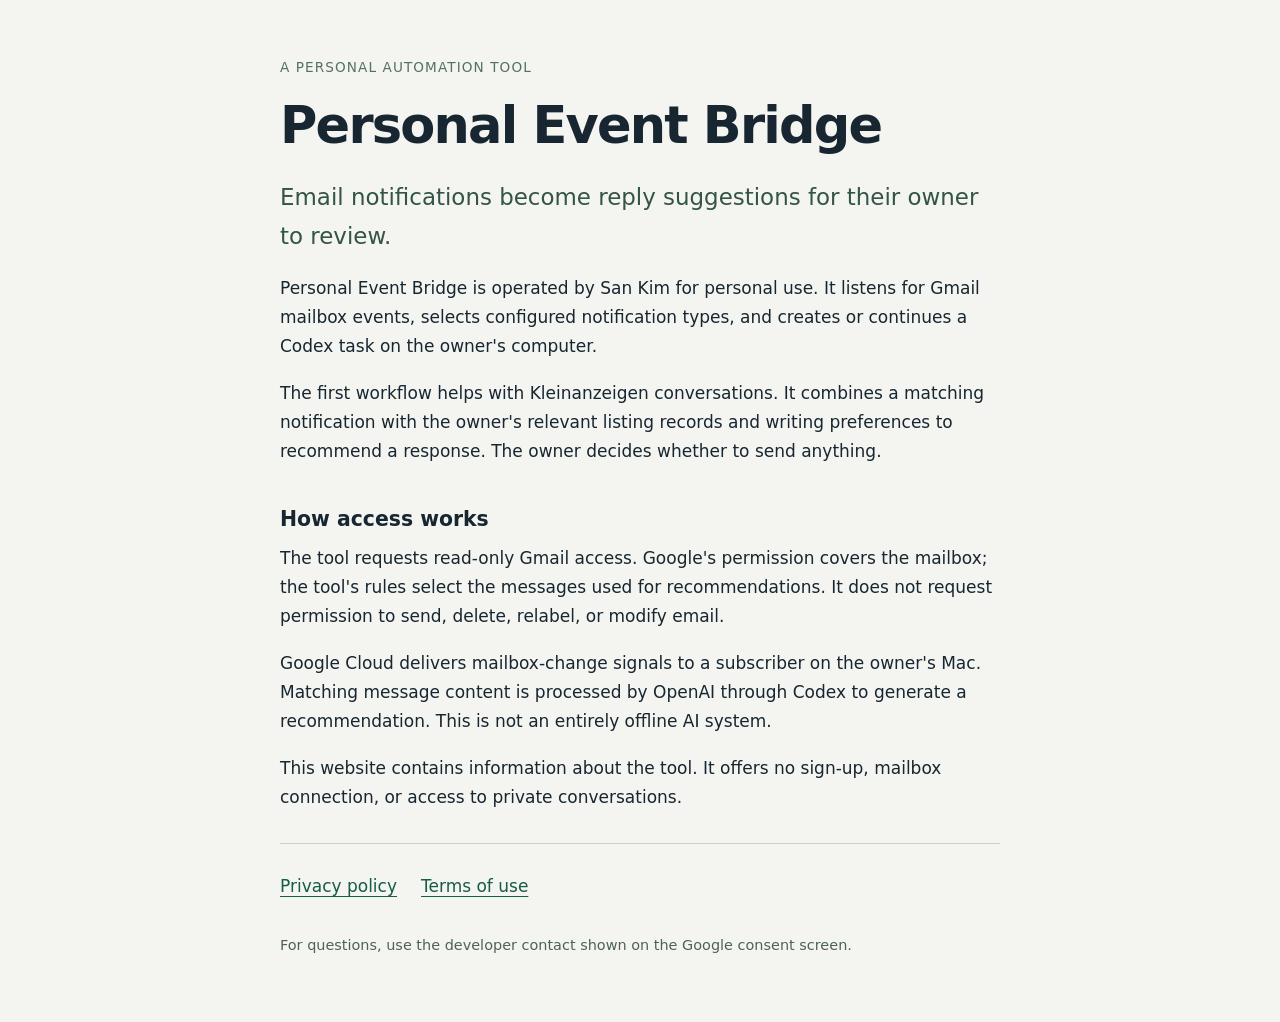
<file: index.html>
<!doctype html>
<html lang="en">
<meta charset="utf-8">
<meta name="viewport" content="width=device-width, initial-scale=1">
<meta name="robots" content="noindex,nofollow">
<title>Personal Event Bridge</title>
<link rel="stylesheet" href="style.css">
<body>
<main>
  <p class="eyebrow">A personal automation tool</p>
  <h1>Personal Event Bridge</h1>
  <p class="lead">Email notifications become reply suggestions for their owner to review.</p>
  <p>Personal Event Bridge is operated by San Kim for personal use. It listens for Gmail mailbox events, selects configured notification types, and creates or continues a Codex task on the owner's computer.</p>
  <p>The first workflow helps with Kleinanzeigen conversations. It combines a matching notification with the owner's relevant listing records and writing preferences to recommend a response. The owner decides whether to send anything.</p>
  <h2>How access works</h2>
  <p>The tool requests read-only Gmail access. Google's permission covers the mailbox; the tool's rules select the messages used for recommendations. It does not request permission to send, delete, relabel, or modify email.</p>
  <p>Google Cloud delivers mailbox-change signals to a subscriber on the owner's Mac. Matching message content is processed by OpenAI through Codex to generate a recommendation. This is not an entirely offline AI system.</p>
  <p>This website contains information about the tool. It offers no sign-up, mailbox connection, or access to private conversations.</p>
  <nav aria-label="Information"><a href="privacy.html">Privacy policy</a><a href="terms.html">Terms of use</a></nav>
  <footer>For questions, use the developer contact shown on the Google consent screen.</footer>
</main>
</body>
</html>
</file>
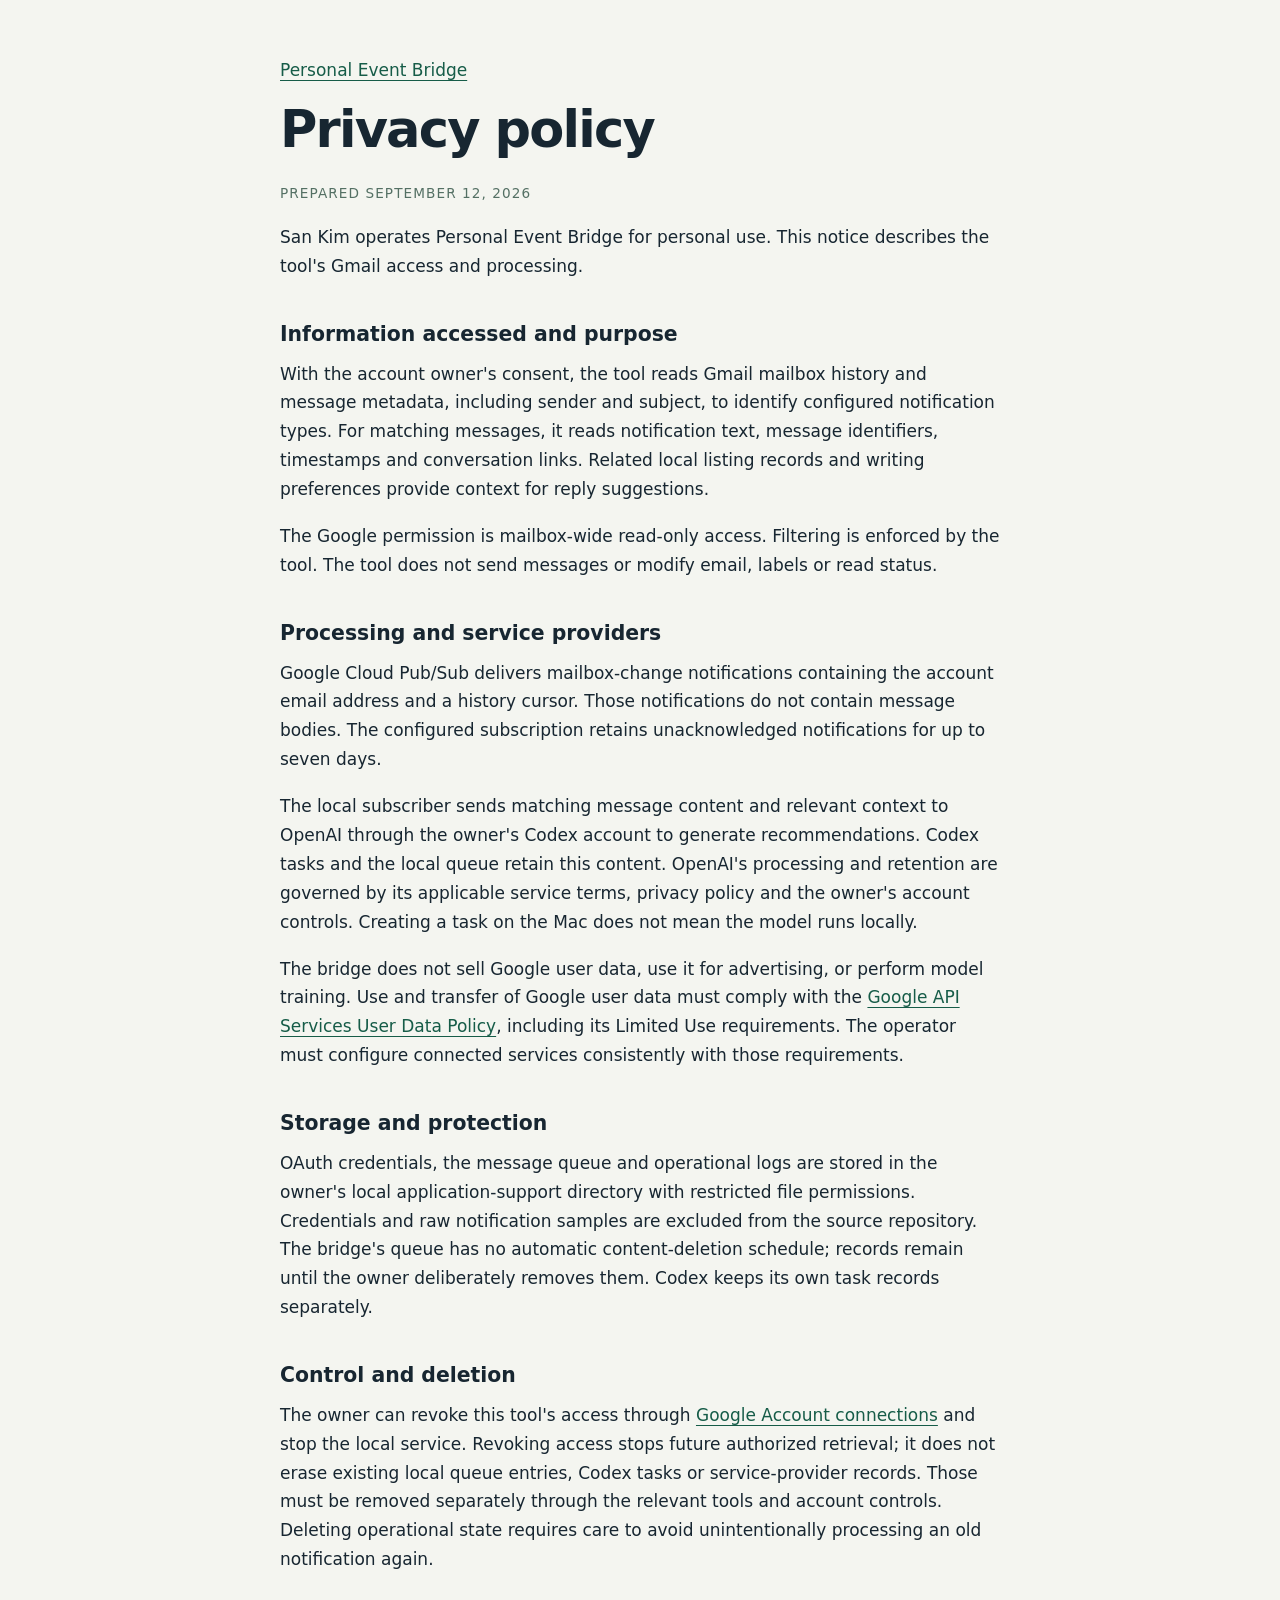
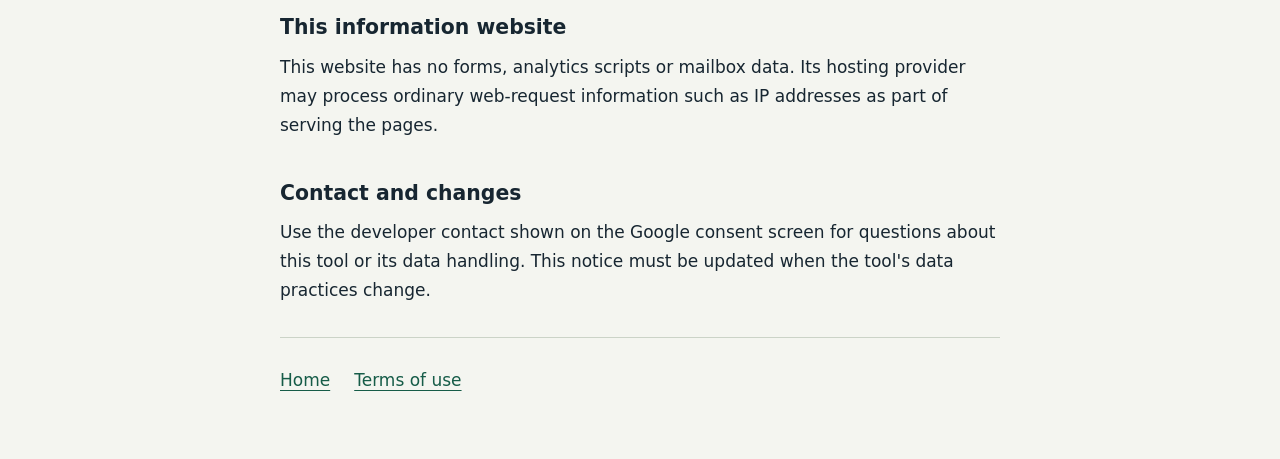
<file: privacy.html>
<!doctype html>
<html lang="en">
<meta charset="utf-8">
<meta name="viewport" content="width=device-width, initial-scale=1">
<meta name="robots" content="noindex,nofollow">
<title>Privacy policy · Personal Event Bridge</title>
<link rel="stylesheet" href="style.css">
<body>
<main>
  <a href="index.html">Personal Event Bridge</a>
  <h1>Privacy policy</h1>
  <p class="eyebrow">Prepared September 12, 2026</p>
  <p>San Kim operates Personal Event Bridge for personal use. This notice describes the tool's Gmail access and processing.</p>
  <h2>Information accessed and purpose</h2>
  <p>With the account owner's consent, the tool reads Gmail mailbox history and message metadata, including sender and subject, to identify configured notification types. For matching messages, it reads notification text, message identifiers, timestamps and conversation links. Related local listing records and writing preferences provide context for reply suggestions.</p>
  <p>The Google permission is mailbox-wide read-only access. Filtering is enforced by the tool. The tool does not send messages or modify email, labels or read status.</p>
  <h2>Processing and service providers</h2>
  <p>Google Cloud Pub/Sub delivers mailbox-change notifications containing the account email address and a history cursor. Those notifications do not contain message bodies. The configured subscription retains unacknowledged notifications for up to seven days.</p>
  <p>The local subscriber sends matching message content and relevant context to OpenAI through the owner's Codex account to generate recommendations. Codex tasks and the local queue retain this content. OpenAI's processing and retention are governed by its applicable service terms, privacy policy and the owner's account controls. Creating a task on the Mac does not mean the model runs locally.</p>
  <p>The bridge does not sell Google user data, use it for advertising, or perform model training. Use and transfer of Google user data must comply with the <a href="https://developers.google.com/terms/api-services-user-data-policy">Google API Services User Data Policy</a>, including its Limited Use requirements. The operator must configure connected services consistently with those requirements.</p>
  <h2>Storage and protection</h2>
  <p>OAuth credentials, the message queue and operational logs are stored in the owner's local application-support directory with restricted file permissions. Credentials and raw notification samples are excluded from the source repository. The bridge's queue has no automatic content-deletion schedule; records remain until the owner deliberately removes them. Codex keeps its own task records separately.</p>
  <h2>Control and deletion</h2>
  <p>The owner can revoke this tool's access through <a href="https://myaccount.google.com/connections">Google Account connections</a> and stop the local service. Revoking access stops future authorized retrieval; it does not erase existing local queue entries, Codex tasks or service-provider records. Those must be removed separately through the relevant tools and account controls. Deleting operational state requires care to avoid unintentionally processing an old notification again.</p>
  <h2>This information website</h2>
  <p>This website has no forms, analytics scripts or mailbox data. Its hosting provider may process ordinary web-request information such as IP addresses as part of serving the pages.</p>
  <h2>Contact and changes</h2>
  <p>Use the developer contact shown on the Google consent screen for questions about this tool or its data handling. This notice must be updated when the tool's data practices change.</p>
  <nav aria-label="Information"><a href="index.html">Home</a><a href="terms.html">Terms of use</a></nav>
</main>
</body>
</html>
</file>
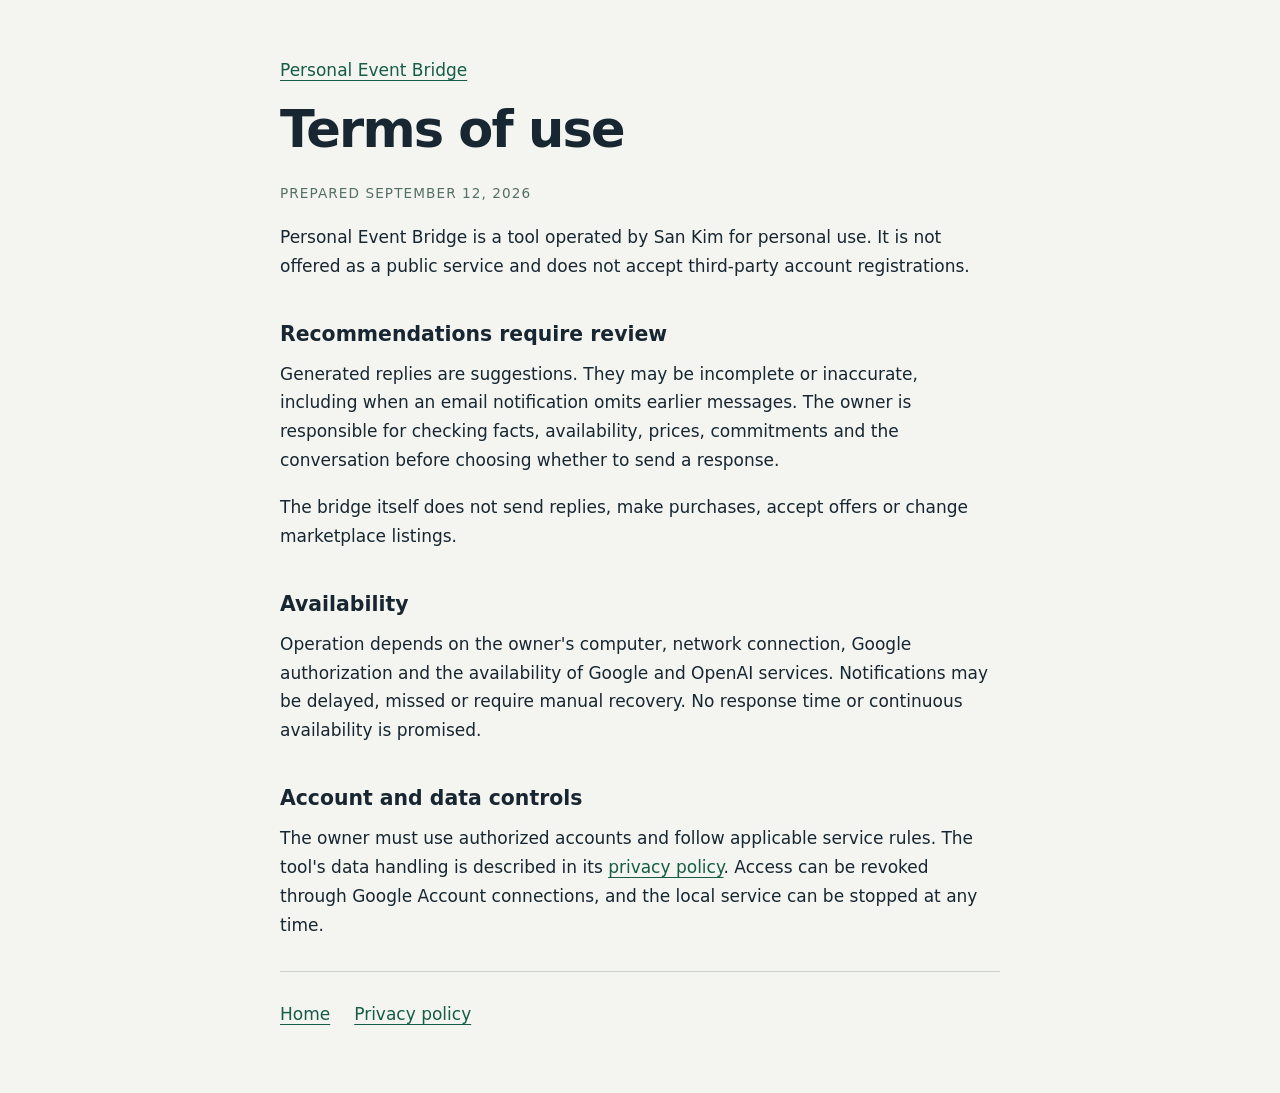
<file: terms.html>
<!doctype html>
<html lang="en">
<meta charset="utf-8">
<meta name="viewport" content="width=device-width, initial-scale=1">
<meta name="robots" content="noindex,nofollow">
<title>Terms of use · Personal Event Bridge</title>
<link rel="stylesheet" href="style.css">
<body>
<main>
  <a href="index.html">Personal Event Bridge</a>
  <h1>Terms of use</h1>
  <p class="eyebrow">Prepared September 12, 2026</p>
  <p>Personal Event Bridge is a tool operated by San Kim for personal use. It is not offered as a public service and does not accept third-party account registrations.</p>
  <h2>Recommendations require review</h2>
  <p>Generated replies are suggestions. They may be incomplete or inaccurate, including when an email notification omits earlier messages. The owner is responsible for checking facts, availability, prices, commitments and the conversation before choosing whether to send a response.</p>
  <p>The bridge itself does not send replies, make purchases, accept offers or change marketplace listings.</p>
  <h2>Availability</h2>
  <p>Operation depends on the owner's computer, network connection, Google authorization and the availability of Google and OpenAI services. Notifications may be delayed, missed or require manual recovery. No response time or continuous availability is promised.</p>
  <h2>Account and data controls</h2>
  <p>The owner must use authorized accounts and follow applicable service rules. The tool's data handling is described in its <a href="privacy.html">privacy policy</a>. Access can be revoked through Google Account connections, and the local service can be stopped at any time.</p>
  <nav aria-label="Information"><a href="index.html">Home</a><a href="privacy.html">Privacy policy</a></nav>
</main>
</body>
</html>
</file>
<file: style.css>
:root{font-family:system-ui,-apple-system,BlinkMacSystemFont,"Segoe UI",sans-serif;color:#172631;background:#f4f5f0;font-size:17px;line-height:1.7;color-scheme:light}
body{margin:0}main{max-width:720px;margin:0 auto;padding:56px 24px 64px}h1{font-size:clamp(2.1rem,5vw,3rem);line-height:1.12;letter-spacing:-.035em;margin:16px 0 24px}h2{font-size:1.2rem;margin:36px 0 8px}p{margin:0 0 18px}.eyebrow{font-size:.8rem;letter-spacing:.08em;text-transform:uppercase;color:#547064}.lead{font-size:1.35rem;color:#345447}a{color:#165c48;text-underline-offset:4px}a:hover{color:#0c362a}a:focus-visible{outline:3px solid #ae7424;outline-offset:4px}nav{display:flex;flex-wrap:wrap;gap:24px;padding-top:28px;margin-top:32px;border-top:1px solid #cbd3c7}footer{font-size:.85rem;color:#4c6258;margin-top:32px}
</file>
